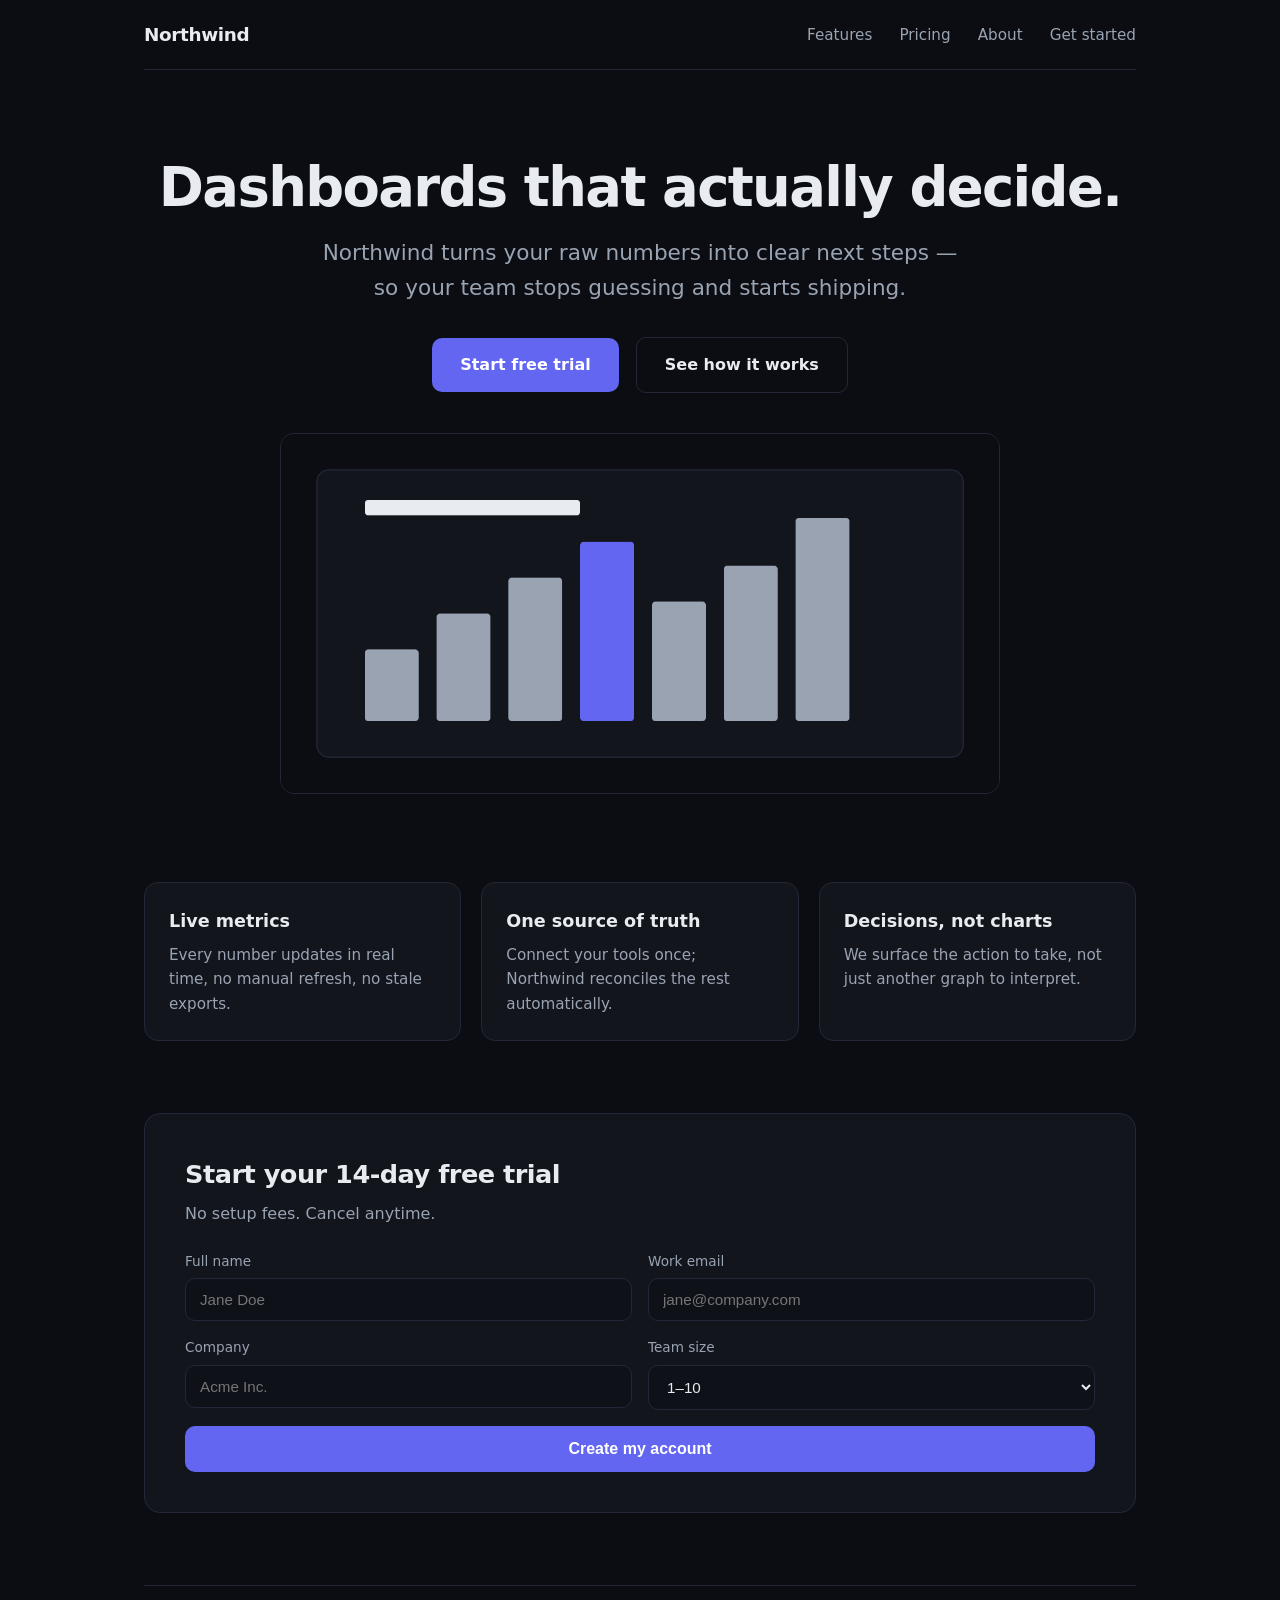
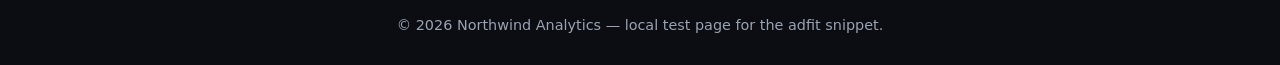
<file: index.html>
<!doctype html>
<html lang="en">
  <head>
    <meta charset="utf-8" />
    <meta name="viewport" content="width=device-width, initial-scale=1" />
    <title>Northwind Analytics — Dashboards that actually decide</title>
    <meta
      name="description"
      content="Northwind turns your raw numbers into clear next steps. Start your 14-day free trial — no credit card games."
    />
    <meta
      property="og:title"
      content="Northwind Analytics - Dashboards that actually decide"
    />
    <meta
      property="og:description"
      content="Northwind turns your raw numbers into clear next steps."
    />
    <meta property="og:type" content="website" />
    <meta
      property="og:image"
      content="https://adfit-html-test.haendler.dev/og-image.png"
    />

    <!-- adfit snippet (Static HTML) - site adfit-html-test.haendler.dev, STAGING Konto A via cdn-staging.adfit.io -->
    <link rel="preconnect" href="https://cdn-staging.adfit.io" crossorigin>
    <script data-site="st_1zjRHWN98YwbMpoe3hCuoq-hbzAdzmjE" data-fooc-ms="800">"use strict";(()=>{function h(e){if(typeof e!="string")return!1;let t=e.trim();if(t.length===0||t.length>512||t.indexOf("{")!==-1||t.indexOf("}")!==-1||t.indexOf("<")!==-1||t.indexOf("@")!==-1||t.indexOf("/*")!==-1)return!1;for(let i=0;i<t.length;i++){let s=t.charCodeAt(i);if(s<32||s===127)return!1}return!0}var c="data-adfit-hiding",g="adfit-scoped-style",p="adfit-page-hide-style";function x(e){let t=[];for(let i=0;i<e.length;i++)h(e[i])&&t.indexOf(e[i])===-1&&t.push(e[i]);return t.length===0?null:t.join(",")+"{visibility:hidden!important}"}var H="adfit:";function M(e){let t=e&&e.charAt(0)==="/"?e:"/"+(e||"");return t.length>1&&t.endsWith("/")&&(t=t.slice(0,-1)),t.endsWith("/index.html")?t=t.slice(0,-10):t.endsWith("/index.htm")&&(t=t.slice(0,-9)),t.length>1&&t.endsWith("/")&&(t=t.slice(0,-1)),t.length>2048&&(t=t.slice(0,2048)),t}function T(e,t){return H+"cfg:"+e+":"+t}(function(){"use strict";let e=document.currentScript,t=e&&e.getAttribute("data-site");if(t||(e=document.querySelector("script[data-site]"),t=e&&e.getAttribute("data-site")),!e||!t)return;function i(r){if(r==null||r==="")return 800;let n=typeof r=="number"?r:parseInt(r,10);return isFinite(n)?n<100?100:n>3e3?3e3:n:800}let s=i(e.getAttribute("data-fooc-ms"));function E(r,n){try{if(document.getElementById(r))return;let o=document.createElement("style");o.id=r,o.textContent=n,(document.head||document.documentElement).appendChild(o)}catch{}}function _(r){try{let n=document.getElementById(r);n&&n.parentNode&&n.parentNode.removeChild(n)}catch{}}let S=[],l=null;try{let r=JSON.parse(sessionStorage.getItem(T(t,M(location.pathname)))),n=r?.rules;if(Array.isArray(n))for(let u=0;u<n.length;u++){let f=n[u]?.changes;if(Array.isArray(f))for(let a=0;a<f.length;a++){let d=f[a]?.selector;typeof d=="string"&&d.length>0&&S.push(d)}}let o=r?.fooc?.timeoutMs;typeof o=="number"&&(l=i(o))}catch{}function C(){try{document.documentElement.removeAttribute(c)}catch{}_(p),_(g)}function N(){E(p,"html["+c+"]{visibility:hidden!important}");try{document.documentElement.setAttribute(c,"1")}catch{}}let I=l!==null?l:s,m=x(S);m?E(g,m):N(),setTimeout(C,I)})();})();
</script>
    <script src="https://cdn-staging.adfit.io/s/st_1zjRHWN98YwbMpoe3hCuoq-hbzAdzmjE.js"
            data-site="st_1zjRHWN98YwbMpoe3hCuoq-hbzAdzmjE"
            data-fooc-ms="800"
            data-cfasync="false" data-no-defer="1" data-no-optimize="1"
            data-no-minify="1" class="no-defer no-optimize" async></script>
    <!-- end adfit snippet -->

    <style>
      :root {
        --bg: #0b0d12;
        --panel: #12151c;
        --ink: #e8ebf0;
        --muted: #9aa3b2;
        --brand: #6366f1;
        --brand-ink: #ffffff;
        --line: #232838;
      }
      * {
        box-sizing: border-box;
      }
      html {
        scroll-behavior: smooth;
      }
      body {
        margin: 0;
        font-family:
          system-ui,
          -apple-system,
          "Segoe UI",
          Roboto,
          sans-serif;
        background: var(--bg);
        color: var(--ink);
        line-height: 1.6;
      }
      .wrap {
        max-width: 1040px;
        margin: 0 auto;
        padding: 0 24px;
      }
      header {
        display: flex;
        align-items: center;
        justify-content: space-between;
        padding: 20px 0;
        border-bottom: 1px solid var(--line);
      }
      .logo {
        font-weight: 700;
        letter-spacing: -0.02em;
        font-size: 1.15rem;
      }
      nav a {
        color: var(--muted);
        text-decoration: none;
        margin-left: 22px;
        font-size: 0.95rem;
      }
      nav a:hover {
        color: var(--ink);
      }

      .hero {
        padding: 88px 0 64px;
        text-align: center;
      }
      .hero h1 {
        font-size: clamp(2.2rem, 5vw, 3.4rem);
        line-height: 1.1;
        letter-spacing: -0.03em;
        margin: 0 0 18px;
      }
      .hero h2 {
        font-size: clamp(1.05rem, 2.2vw, 1.35rem);
        font-weight: 400;
        color: var(--muted);
        max-width: 640px;
        margin: 0 auto 32px;
      }
      .cta {
        display: inline-block;
        background: var(--brand);
        color: var(--brand-ink);
        padding: 14px 28px;
        border-radius: 10px;
        font-weight: 600;
        text-decoration: none;
        border: none;
        cursor: pointer;
        font-size: 1rem;
      }
      .cta:hover {
        filter: brightness(1.08);
      }
      .cta.secondary {
        background: transparent;
        color: var(--ink);
        border: 1px solid var(--line);
        margin-left: 12px;
      }

      .features {
        display: grid;
        grid-template-columns: repeat(3, 1fr);
        gap: 20px;
        padding: 24px 0 72px;
      }
      .card {
        background: var(--panel);
        border: 1px solid var(--line);
        border-radius: 14px;
        padding: 24px;
      }
      .card h3 {
        margin: 0 0 8px;
        font-size: 1.1rem;
      }
      .card p {
        margin: 0;
        color: var(--muted);
        font-size: 0.95rem;
      }

      .signup {
        background: var(--panel);
        border: 1px solid var(--line);
        border-radius: 16px;
        padding: 40px;
        margin-bottom: 72px;
      }
      .signup h2 {
        margin: 0 0 6px;
        font-size: 1.6rem;
        letter-spacing: -0.02em;
      }
      .signup p {
        margin: 0 0 24px;
        color: var(--muted);
      }
      form {
        display: grid;
        grid-template-columns: 1fr 1fr;
        gap: 16px;
      }
      .field {
        display: flex;
        flex-direction: column;
        gap: 6px;
      }
      .field.full {
        grid-column: 1 / -1;
      }
      label {
        font-size: 0.85rem;
        color: var(--muted);
      }
      input,
      select {
        background: #0e1118;
        border: 1px solid var(--line);
        color: var(--ink);
        border-radius: 10px;
        padding: 12px 14px;
        font-size: 0.95rem;
      }
      input:focus,
      select:focus {
        outline: 2px solid var(--brand);
        outline-offset: 1px;
      }
      footer {
        border-top: 1px solid var(--line);
        padding: 28px 0;
        color: var(--muted);
        font-size: 0.9rem;
        text-align: center;
      }

      @media (max-width: 760px) {
        .features {
          grid-template-columns: 1fr;
        }
        form {
          grid-template-columns: 1fr;
        }
      }
      .hero-img {
        display: block;
        max-width: 100%;
        width: 720px;
        height: auto;
        margin: 40px auto 0;
        border-radius: 14px;
        border: 1px solid var(--line);
      }
    </style>
  </head>

  <body>
    <div class="wrap">
      <header>
        <div class="logo">Northwind</div>
        <nav>
          <a href="features.html">Features</a>
          <a href="pricing.html">Pricing</a>
          <a href="about.html">About</a>
          <a href="#start">Get started</a>
        </nav>
      </header>

      <!-- Hero — the prime personalization target (headline, sub-headline, CTA) -->
      <section class="hero">
        <h1 id="headline">Dashboards that actually decide.</h1>
        <h2 id="subheadline">
          Northwind turns your raw numbers into clear next steps — so your team
          stops guessing and starts shipping.
        </h2>
        <a class="cta" id="primary-cta" href="#start">Start free trial</a>
        <a class="cta secondary" href="#features">See how it works</a>
        <img
          id="hero-image"
          class="hero-img"
          src="hero-default.png"
          alt="Northwind analytics dashboard preview"
          width="960"
          height="480"
        />
      </section>

      <!-- Feature cards (text-bearing elements for the snapshot to capture) -->
      <section class="features" id="features">
        <div class="card">
          <h3>Live metrics</h3>
          <p>
            Every number updates in real time, no manual refresh, no stale
            exports.
          </p>
        </div>
        <div class="card">
          <h3>One source of truth</h3>
          <p>
            Connect your tools once; Northwind reconciles the rest
            automatically.
          </p>
        </div>
        <div class="card">
          <h3>Decisions, not charts</h3>
          <p>
            We surface the action to take, not just another graph to interpret.
          </p>
        </div>
      </section>

      <!-- A form — captured as field DEFINITIONS only (no values), good A.10 test -->
      <section class="signup" id="start">
        <h2>Start your 14-day free trial</h2>
        <p>No setup fees. Cancel anytime.</p>
        <form action="#" method="post" onsubmit="return false;">
          <div class="field">
            <label for="name">Full name</label>
            <input
              id="name"
              name="name"
              type="text"
              placeholder="Jane Doe"
              required
            />
          </div>
          <div class="field">
            <label for="email">Work email</label>
            <input
              id="email"
              name="email"
              type="email"
              placeholder="jane@company.com"
              required
            />
          </div>
          <div class="field">
            <label for="company">Company</label>
            <input
              id="company"
              name="company"
              type="text"
              placeholder="Acme Inc."
            />
          </div>
          <div class="field">
            <label for="size">Team size</label>
            <select id="size" name="size">
              <option>1–10</option>
              <option>11–50</option>
              <option>51–200</option>
              <option>200+</option>
            </select>
          </div>
          <div class="field full">
            <button class="cta" type="submit">Create my account</button>
          </div>
        </form>
      </section>

      <footer>
        © 2026 Northwind Analytics — local test page for the adfit snippet.
      </footer>
    </div>
  </body>
</html>
</file>
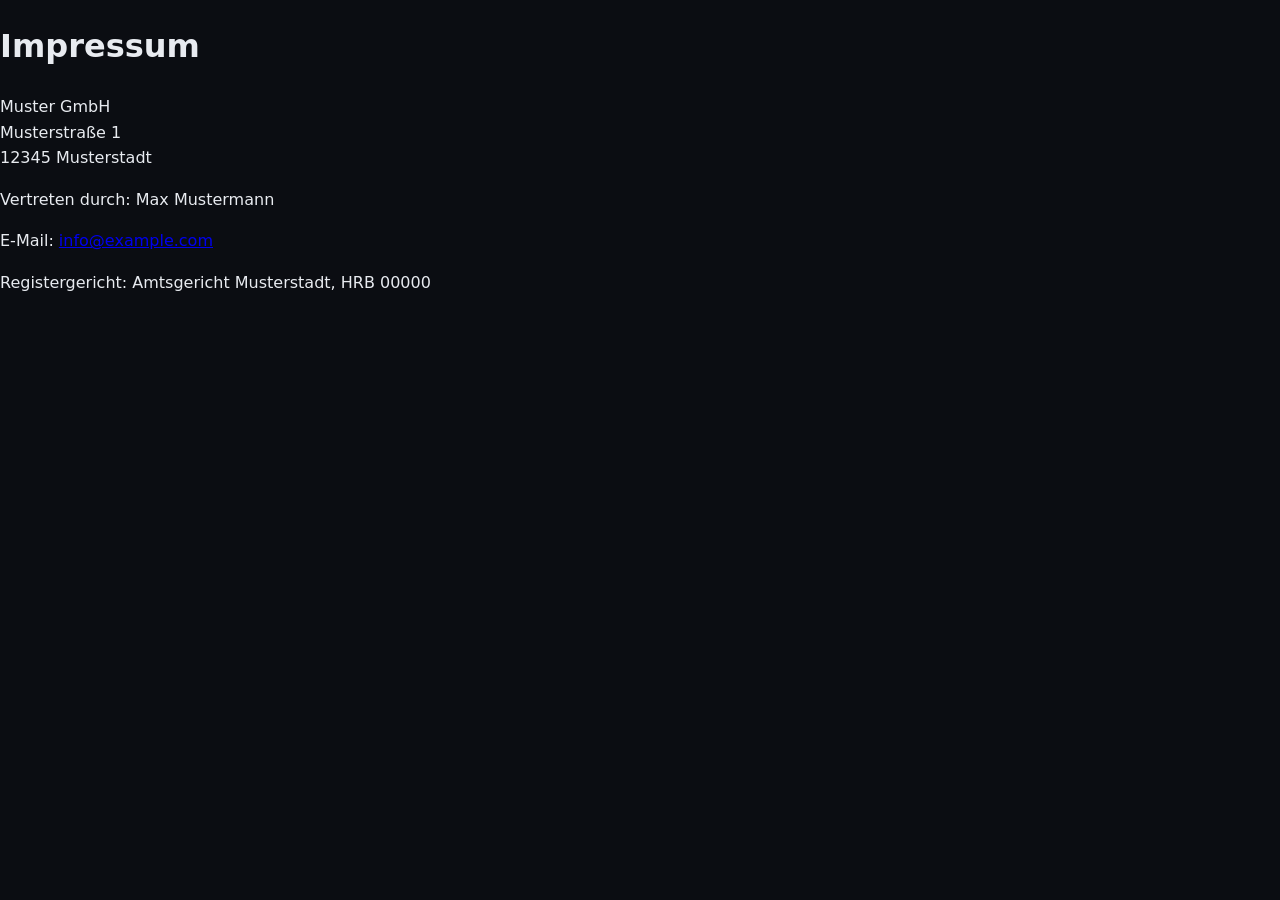
<file: p/8f2/index.html>
<!doctype html>
<html lang="de">
  <head>
    <meta charset="utf-8" />
    <meta name="viewport" content="width=device-width, initial-scale=1" />
    <title>Impressum | Muster GmbH</title>

    <!-- adfit snippet (Static HTML) - site adfit-html-test.haendler.dev, STAGING Konto A via cdn-staging.adfit.io -->
    <link rel="preconnect" href="https://cdn-staging.adfit.io" crossorigin>
    <script data-site="st_1zjRHWN98YwbMpoe3hCuoq-hbzAdzmjE" data-fooc-ms="800">"use strict";(()=>{function h(e){if(typeof e!="string")return!1;let t=e.trim();if(t.length===0||t.length>512||t.indexOf("{")!==-1||t.indexOf("}")!==-1||t.indexOf("<")!==-1||t.indexOf("@")!==-1||t.indexOf("/*")!==-1)return!1;for(let i=0;i<t.length;i++){let s=t.charCodeAt(i);if(s<32||s===127)return!1}return!0}var c="data-adfit-hiding",g="adfit-scoped-style",p="adfit-page-hide-style";function x(e){let t=[];for(let i=0;i<e.length;i++)h(e[i])&&t.indexOf(e[i])===-1&&t.push(e[i]);return t.length===0?null:t.join(",")+"{visibility:hidden!important}"}var H="adfit:";function M(e){let t=e&&e.charAt(0)==="/"?e:"/"+(e||"");return t.length>1&&t.endsWith("/")&&(t=t.slice(0,-1)),t.endsWith("/index.html")?t=t.slice(0,-10):t.endsWith("/index.htm")&&(t=t.slice(0,-9)),t.length>1&&t.endsWith("/")&&(t=t.slice(0,-1)),t.length>2048&&(t=t.slice(0,2048)),t}function T(e,t){return H+"cfg:"+e+":"+t}(function(){"use strict";let e=document.currentScript,t=e&&e.getAttribute("data-site");if(t||(e=document.querySelector("script[data-site]"),t=e&&e.getAttribute("data-site")),!e||!t)return;function i(r){if(r==null||r==="")return 800;let n=typeof r=="number"?r:parseInt(r,10);return isFinite(n)?n<100?100:n>3e3?3e3:n:800}let s=i(e.getAttribute("data-fooc-ms"));function E(r,n){try{if(document.getElementById(r))return;let o=document.createElement("style");o.id=r,o.textContent=n,(document.head||document.documentElement).appendChild(o)}catch{}}function _(r){try{let n=document.getElementById(r);n&&n.parentNode&&n.parentNode.removeChild(n)}catch{}}let S=[],l=null;try{let r=JSON.parse(sessionStorage.getItem(T(t,M(location.pathname)))),n=r?.rules;if(Array.isArray(n))for(let u=0;u<n.length;u++){let f=n[u]?.changes;if(Array.isArray(f))for(let a=0;a<f.length;a++){let d=f[a]?.selector;typeof d=="string"&&d.length>0&&S.push(d)}}let o=r?.fooc?.timeoutMs;typeof o=="number"&&(l=i(o))}catch{}function C(){try{document.documentElement.removeAttribute(c)}catch{}_(p),_(g)}function N(){E(p,"html["+c+"]{visibility:hidden!important}");try{document.documentElement.setAttribute(c,"1")}catch{}}let I=l!==null?l:s,m=x(S);m?E(g,m):N(),setTimeout(C,I)})();})();
</script>
    <script src="https://cdn-staging.adfit.io/s/st_1zjRHWN98YwbMpoe3hCuoq-hbzAdzmjE.js"
            data-site="st_1zjRHWN98YwbMpoe3hCuoq-hbzAdzmjE"
            data-fooc-ms="800"
            data-cfasync="false" data-no-defer="1" data-no-optimize="1"
            data-no-minify="1" class="no-defer no-optimize" async></script>
    <!-- end adfit snippet -->

    <link rel="stylesheet" href="/styles.css" />
  </head>
  <body>
    <main>
      <h1>Impressum</h1>
      <p>
        Muster GmbH<br />
        Musterstraße 1<br />
        12345 Musterstadt
      </p>
      <p>Vertreten durch: Max Mustermann</p>
      <p>E-Mail: <a href="mailto:info@example.com">info@example.com</a></p>
      <p>Registergericht: Amtsgericht Musterstadt, HRB 00000</p>
    </main>
  </body>
</html>
</file>
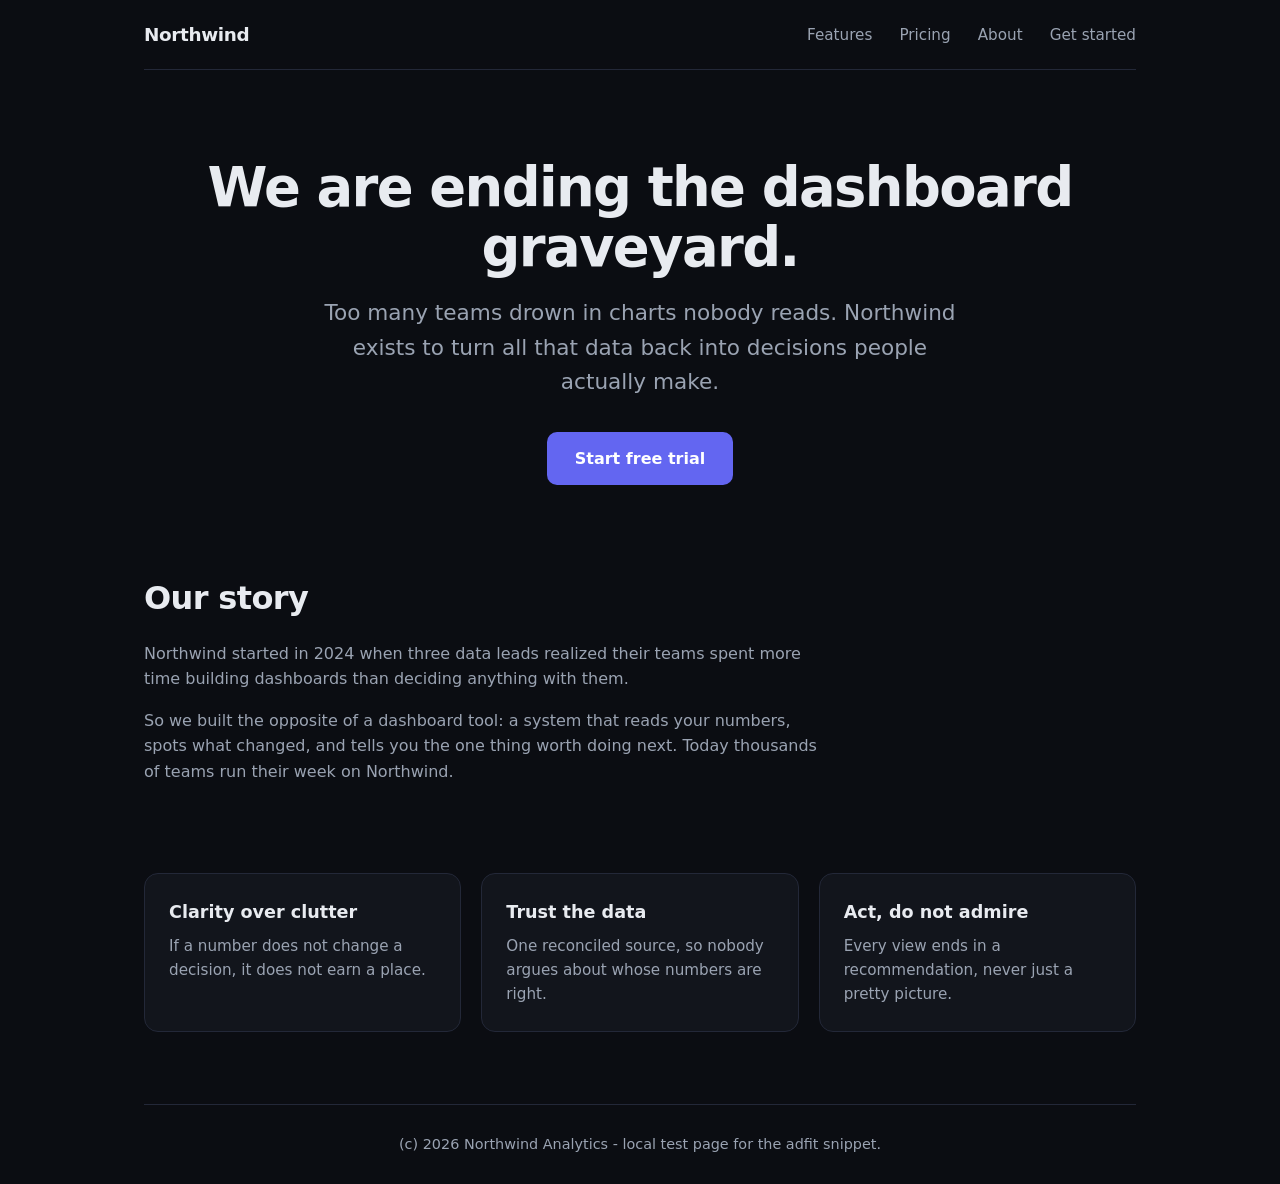
<file: about.html>
<!doctype html>
<html lang="en">
  <head>
    <meta charset="utf-8" />
    <meta name="viewport" content="width=device-width, initial-scale=1" />
    <title>About - Northwind Analytics</title>
    <meta
      name="description"
      content="Northwind is on a mission to end the dashboard graveyard and give every team decisions it can act on."
    />
    <meta property="og:title" content="About - Northwind Analytics" />
    <meta
      property="og:description"
      content="On a mission to end the dashboard graveyard."
    />
    <meta property="og:type" content="website" />
    <meta
      property="og:image"
      content="https://adfit-html-test.haendler.dev/og-image.png"
    />

    <!-- adfit snippet (Static HTML) - site adfit-html-test.haendler.dev, STAGING Konto A via cdn-staging.adfit.io -->
    <link rel="preconnect" href="https://cdn-staging.adfit.io" crossorigin>
    <script data-site="st_1zjRHWN98YwbMpoe3hCuoq-hbzAdzmjE" data-fooc-ms="800">"use strict";(()=>{function h(e){if(typeof e!="string")return!1;let t=e.trim();if(t.length===0||t.length>512||t.indexOf("{")!==-1||t.indexOf("}")!==-1||t.indexOf("<")!==-1||t.indexOf("@")!==-1||t.indexOf("/*")!==-1)return!1;for(let i=0;i<t.length;i++){let s=t.charCodeAt(i);if(s<32||s===127)return!1}return!0}var c="data-adfit-hiding",g="adfit-scoped-style",p="adfit-page-hide-style";function x(e){let t=[];for(let i=0;i<e.length;i++)h(e[i])&&t.indexOf(e[i])===-1&&t.push(e[i]);return t.length===0?null:t.join(",")+"{visibility:hidden!important}"}var H="adfit:";function M(e){let t=e&&e.charAt(0)==="/"?e:"/"+(e||"");return t.length>1&&t.endsWith("/")&&(t=t.slice(0,-1)),t.endsWith("/index.html")?t=t.slice(0,-10):t.endsWith("/index.htm")&&(t=t.slice(0,-9)),t.length>1&&t.endsWith("/")&&(t=t.slice(0,-1)),t.length>2048&&(t=t.slice(0,2048)),t}function T(e,t){return H+"cfg:"+e+":"+t}(function(){"use strict";let e=document.currentScript,t=e&&e.getAttribute("data-site");if(t||(e=document.querySelector("script[data-site]"),t=e&&e.getAttribute("data-site")),!e||!t)return;function i(r){if(r==null||r==="")return 800;let n=typeof r=="number"?r:parseInt(r,10);return isFinite(n)?n<100?100:n>3e3?3e3:n:800}let s=i(e.getAttribute("data-fooc-ms"));function E(r,n){try{if(document.getElementById(r))return;let o=document.createElement("style");o.id=r,o.textContent=n,(document.head||document.documentElement).appendChild(o)}catch{}}function _(r){try{let n=document.getElementById(r);n&&n.parentNode&&n.parentNode.removeChild(n)}catch{}}let S=[],l=null;try{let r=JSON.parse(sessionStorage.getItem(T(t,M(location.pathname)))),n=r?.rules;if(Array.isArray(n))for(let u=0;u<n.length;u++){let f=n[u]?.changes;if(Array.isArray(f))for(let a=0;a<f.length;a++){let d=f[a]?.selector;typeof d=="string"&&d.length>0&&S.push(d)}}let o=r?.fooc?.timeoutMs;typeof o=="number"&&(l=i(o))}catch{}function C(){try{document.documentElement.removeAttribute(c)}catch{}_(p),_(g)}function N(){E(p,"html["+c+"]{visibility:hidden!important}");try{document.documentElement.setAttribute(c,"1")}catch{}}let I=l!==null?l:s,m=x(S);m?E(g,m):N(),setTimeout(C,I)})();})();
</script>
    <script src="https://cdn-staging.adfit.io/s/st_1zjRHWN98YwbMpoe3hCuoq-hbzAdzmjE.js"
            data-site="st_1zjRHWN98YwbMpoe3hCuoq-hbzAdzmjE"
            data-fooc-ms="800"
            data-cfasync="false" data-no-defer="1" data-no-optimize="1"
            data-no-minify="1" class="no-defer no-optimize" async></script>
    <!-- end adfit snippet -->

    <link rel="stylesheet" href="styles.css" />
  </head>

  <body>
    <div class="wrap">
      <header>
        <div class="logo"><a href="index.html">Northwind</a></div>
        <nav>
          <a href="features.html">Features</a>
          <a href="pricing.html">Pricing</a>
          <a href="about.html">About</a>
          <a href="index.html#start">Get started</a>
        </nav>
      </header>

      <!-- Hero: the prime personalization target on this page. -->
      <section class="hero">
        <h1 id="headline">We are ending the dashboard graveyard.</h1>
        <h2 id="subheadline">
          Too many teams drown in charts nobody reads. Northwind exists to turn all
          that data back into decisions people actually make.
        </h2>
        <a class="cta" id="primary-cta" href="index.html#start"
          >Start free trial</a
        >
      </section>

      <section class="section">
        <h2>Our story</h2>
        <div class="prose">
          <p>
            Northwind started in 2024 when three data leads realized their teams
            spent more time building dashboards than deciding anything with them.
          </p>
          <p>
            So we built the opposite of a dashboard tool: a system that reads your
            numbers, spots what changed, and tells you the one thing worth doing
            next. Today thousands of teams run their week on Northwind.
          </p>
        </div>
      </section>

      <section class="features">
        <div class="card">
          <h3>Clarity over clutter</h3>
          <p>If a number does not change a decision, it does not earn a place.</p>
        </div>
        <div class="card">
          <h3>Trust the data</h3>
          <p>One reconciled source, so nobody argues about whose numbers are right.</p>
        </div>
        <div class="card">
          <h3>Act, do not admire</h3>
          <p>Every view ends in a recommendation, never just a pretty picture.</p>
        </div>
      </section>

      <footer>
        (c) 2026 Northwind Analytics - local test page for the adfit snippet.
      </footer>
    </div>
  </body>
</html>
</file>
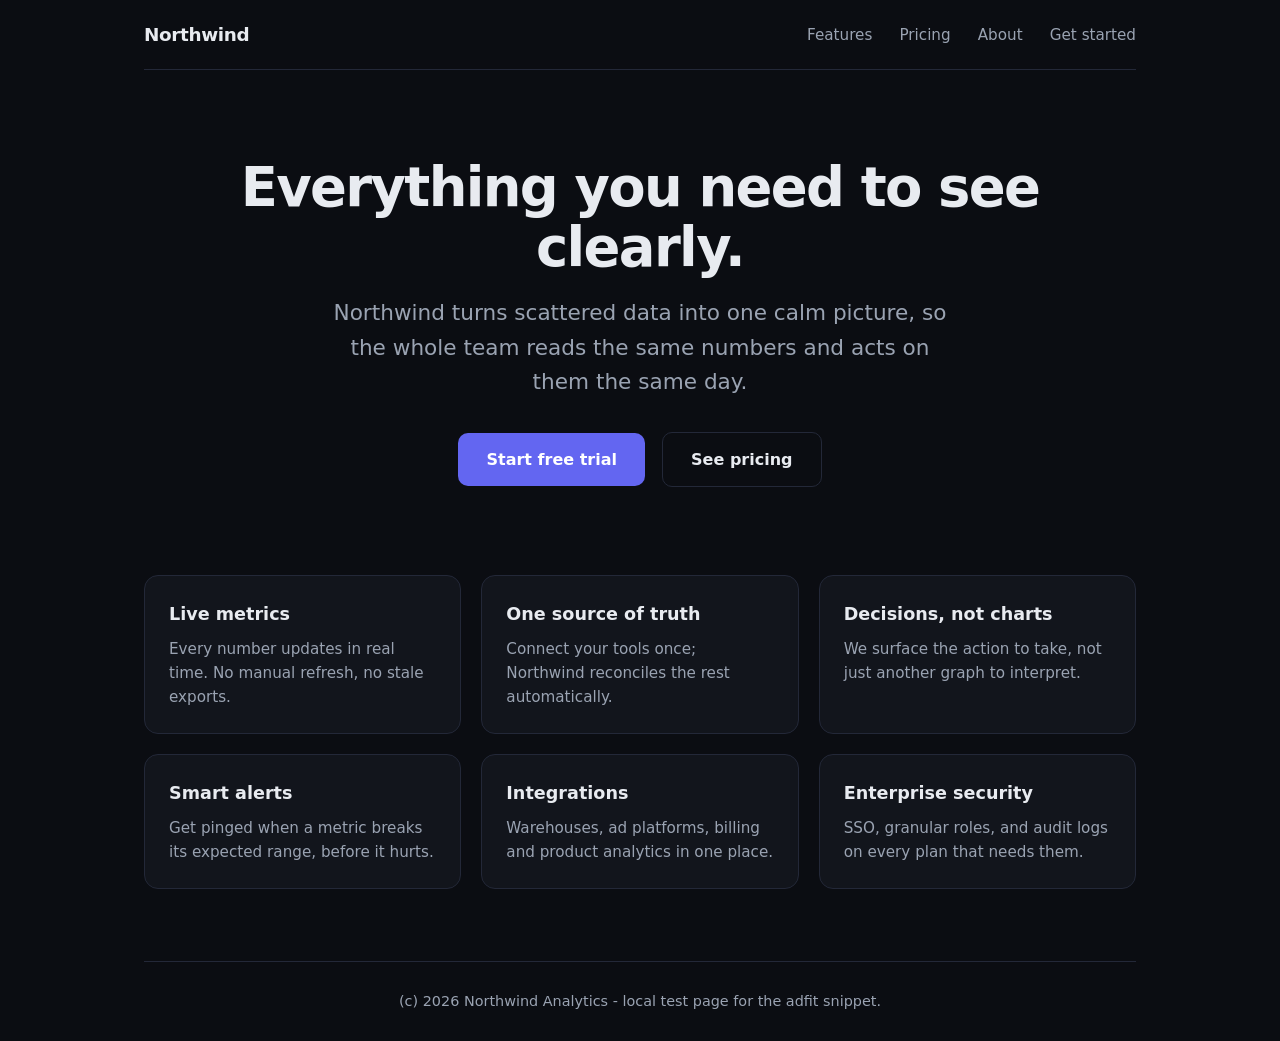
<file: features.html>
<!doctype html>
<html lang="en">
  <head>
    <meta charset="utf-8" />
    <meta name="viewport" content="width=device-width, initial-scale=1" />
    <title>Features - Northwind Analytics</title>
    <meta
      name="description"
      content="Live metrics, one source of truth, and decisions instead of charts. See everything Northwind does for your team."
    />
    <meta property="og:title" content="Features - Northwind Analytics" />
    <meta
      property="og:description"
      content="Live metrics, one source of truth, and decisions instead of charts."
    />
    <meta property="og:type" content="website" />
    <meta
      property="og:image"
      content="https://adfit-html-test.haendler.dev/og-image.png"
    />

    <!-- adfit snippet (Static HTML) - site adfit-html-test.haendler.dev, STAGING Konto A via cdn-staging.adfit.io -->
    <link rel="preconnect" href="https://cdn-staging.adfit.io" crossorigin>
    <script data-site="st_1zjRHWN98YwbMpoe3hCuoq-hbzAdzmjE" data-fooc-ms="800">"use strict";(()=>{function h(e){if(typeof e!="string")return!1;let t=e.trim();if(t.length===0||t.length>512||t.indexOf("{")!==-1||t.indexOf("}")!==-1||t.indexOf("<")!==-1||t.indexOf("@")!==-1||t.indexOf("/*")!==-1)return!1;for(let i=0;i<t.length;i++){let s=t.charCodeAt(i);if(s<32||s===127)return!1}return!0}var c="data-adfit-hiding",g="adfit-scoped-style",p="adfit-page-hide-style";function x(e){let t=[];for(let i=0;i<e.length;i++)h(e[i])&&t.indexOf(e[i])===-1&&t.push(e[i]);return t.length===0?null:t.join(",")+"{visibility:hidden!important}"}var H="adfit:";function M(e){let t=e&&e.charAt(0)==="/"?e:"/"+(e||"");return t.length>1&&t.endsWith("/")&&(t=t.slice(0,-1)),t.endsWith("/index.html")?t=t.slice(0,-10):t.endsWith("/index.htm")&&(t=t.slice(0,-9)),t.length>1&&t.endsWith("/")&&(t=t.slice(0,-1)),t.length>2048&&(t=t.slice(0,2048)),t}function T(e,t){return H+"cfg:"+e+":"+t}(function(){"use strict";let e=document.currentScript,t=e&&e.getAttribute("data-site");if(t||(e=document.querySelector("script[data-site]"),t=e&&e.getAttribute("data-site")),!e||!t)return;function i(r){if(r==null||r==="")return 800;let n=typeof r=="number"?r:parseInt(r,10);return isFinite(n)?n<100?100:n>3e3?3e3:n:800}let s=i(e.getAttribute("data-fooc-ms"));function E(r,n){try{if(document.getElementById(r))return;let o=document.createElement("style");o.id=r,o.textContent=n,(document.head||document.documentElement).appendChild(o)}catch{}}function _(r){try{let n=document.getElementById(r);n&&n.parentNode&&n.parentNode.removeChild(n)}catch{}}let S=[],l=null;try{let r=JSON.parse(sessionStorage.getItem(T(t,M(location.pathname)))),n=r?.rules;if(Array.isArray(n))for(let u=0;u<n.length;u++){let f=n[u]?.changes;if(Array.isArray(f))for(let a=0;a<f.length;a++){let d=f[a]?.selector;typeof d=="string"&&d.length>0&&S.push(d)}}let o=r?.fooc?.timeoutMs;typeof o=="number"&&(l=i(o))}catch{}function C(){try{document.documentElement.removeAttribute(c)}catch{}_(p),_(g)}function N(){E(p,"html["+c+"]{visibility:hidden!important}");try{document.documentElement.setAttribute(c,"1")}catch{}}let I=l!==null?l:s,m=x(S);m?E(g,m):N(),setTimeout(C,I)})();})();
</script>
    <script src="https://cdn-staging.adfit.io/s/st_1zjRHWN98YwbMpoe3hCuoq-hbzAdzmjE.js"
            data-site="st_1zjRHWN98YwbMpoe3hCuoq-hbzAdzmjE"
            data-fooc-ms="800"
            data-cfasync="false" data-no-defer="1" data-no-optimize="1"
            data-no-minify="1" class="no-defer no-optimize" async></script>
    <!-- end adfit snippet -->

    <link rel="stylesheet" href="styles.css" />
  </head>

  <body>
    <div class="wrap">
      <header>
        <div class="logo"><a href="index.html">Northwind</a></div>
        <nav>
          <a href="features.html">Features</a>
          <a href="pricing.html">Pricing</a>
          <a href="about.html">About</a>
          <a href="index.html#start">Get started</a>
        </nav>
      </header>

      <!-- Hero: the prime personalization target on this page. -->
      <section class="hero">
        <h1 id="headline">Everything you need to see clearly.</h1>
        <h2 id="subheadline">
          Northwind turns scattered data into one calm picture, so the whole team
          reads the same numbers and acts on them the same day.
        </h2>
        <a class="cta" id="primary-cta" href="index.html#start"
          >Start free trial</a
        >
        <a class="cta secondary" href="pricing.html">See pricing</a>
      </section>

      <!-- Feature cards (text-bearing elements for the snapshot to capture). -->
      <section class="features">
        <div class="card">
          <h3>Live metrics</h3>
          <p>Every number updates in real time. No manual refresh, no stale exports.</p>
        </div>
        <div class="card">
          <h3>One source of truth</h3>
          <p>Connect your tools once; Northwind reconciles the rest automatically.</p>
        </div>
        <div class="card">
          <h3>Decisions, not charts</h3>
          <p>We surface the action to take, not just another graph to interpret.</p>
        </div>
        <div class="card">
          <h3>Smart alerts</h3>
          <p>Get pinged when a metric breaks its expected range, before it hurts.</p>
        </div>
        <div class="card">
          <h3>Integrations</h3>
          <p>Warehouses, ad platforms, billing and product analytics in one place.</p>
        </div>
        <div class="card">
          <h3>Enterprise security</h3>
          <p>SSO, granular roles, and audit logs on every plan that needs them.</p>
        </div>
      </section>

      <footer>
        (c) 2026 Northwind Analytics - local test page for the adfit snippet.
      </footer>
    </div>
  </body>
</html>
</file>
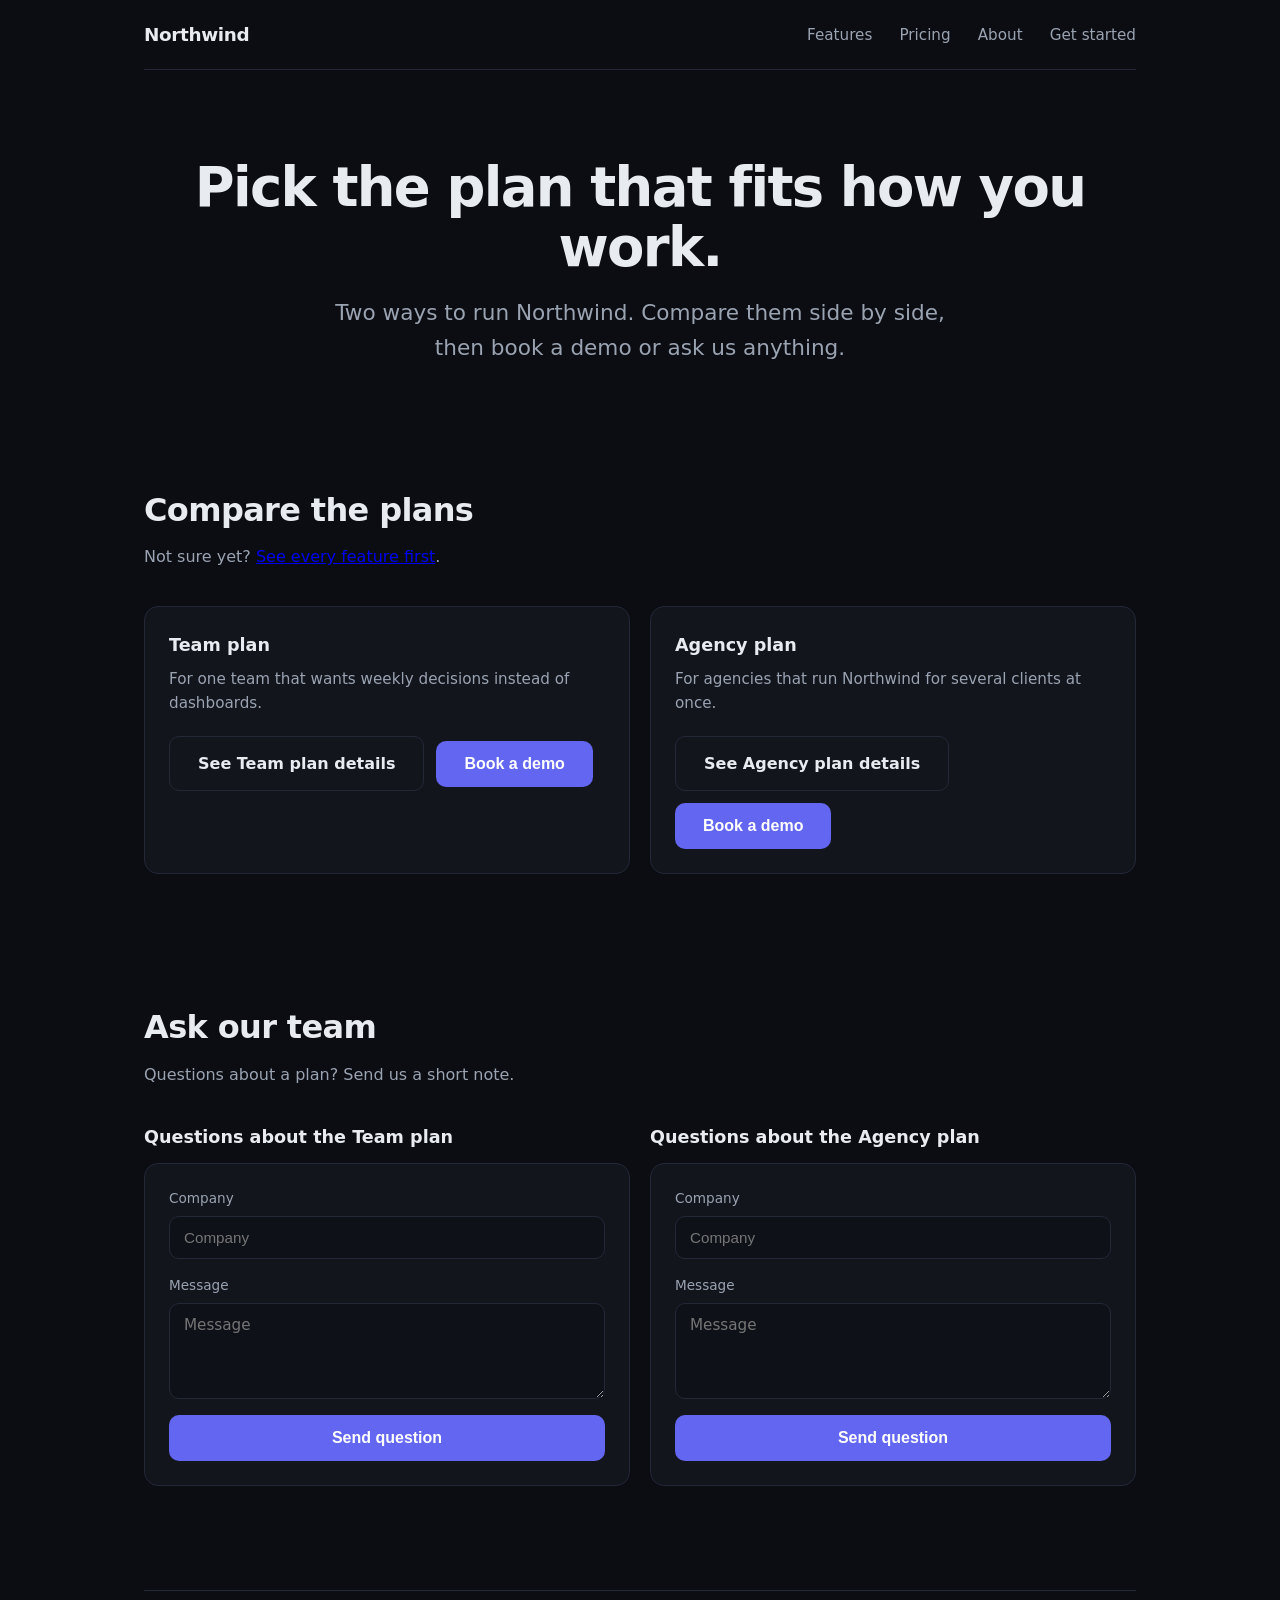
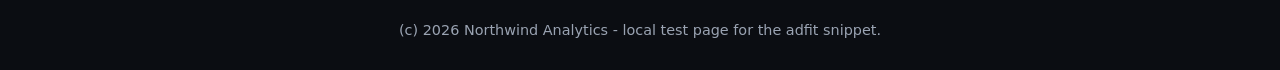
<file: lab.html>
<!doctype html>
<html lang="en">
  <head>
    <meta charset="utf-8" />
    <meta name="viewport" content="width=device-width, initial-scale=1" />
    <title>Talk to us - Northwind Analytics</title>
    <meta
      name="description"
      content="Compare the Northwind Team and Agency plans and ask our team a question."
    />

    <!-- adfit snippet (Static HTML) - site adfit-html-test.haendler.dev, STAGING Konto A via cdn-staging.adfit.io -->
    <link rel="preconnect" href="https://cdn-staging.adfit.io" crossorigin>
    <script data-site="st_1zjRHWN98YwbMpoe3hCuoq-hbzAdzmjE" data-fooc-ms="800">"use strict";(()=>{function h(e){if(typeof e!="string")return!1;let t=e.trim();if(t.length===0||t.length>512||t.indexOf("{")!==-1||t.indexOf("}")!==-1||t.indexOf("<")!==-1||t.indexOf("@")!==-1||t.indexOf("/*")!==-1)return!1;for(let i=0;i<t.length;i++){let s=t.charCodeAt(i);if(s<32||s===127)return!1}return!0}var c="data-adfit-hiding",g="adfit-scoped-style",p="adfit-page-hide-style";function x(e){let t=[];for(let i=0;i<e.length;i++)h(e[i])&&t.indexOf(e[i])===-1&&t.push(e[i]);return t.length===0?null:t.join(",")+"{visibility:hidden!important}"}var H="adfit:";function M(e){let t=e&&e.charAt(0)==="/"?e:"/"+(e||"");return t.length>1&&t.endsWith("/")&&(t=t.slice(0,-1)),t.endsWith("/index.html")?t=t.slice(0,-10):t.endsWith("/index.htm")&&(t=t.slice(0,-9)),t.length>1&&t.endsWith("/")&&(t=t.slice(0,-1)),t.length>2048&&(t=t.slice(0,2048)),t}function T(e,t){return H+"cfg:"+e+":"+t}(function(){"use strict";let e=document.currentScript,t=e&&e.getAttribute("data-site");if(t||(e=document.querySelector("script[data-site]"),t=e&&e.getAttribute("data-site")),!e||!t)return;function i(r){if(r==null||r==="")return 800;let n=typeof r=="number"?r:parseInt(r,10);return isFinite(n)?n<100?100:n>3e3?3e3:n:800}let s=i(e.getAttribute("data-fooc-ms"));function E(r,n){try{if(document.getElementById(r))return;let o=document.createElement("style");o.id=r,o.textContent=n,(document.head||document.documentElement).appendChild(o)}catch{}}function _(r){try{let n=document.getElementById(r);n&&n.parentNode&&n.parentNode.removeChild(n)}catch{}}let S=[],l=null;try{let r=JSON.parse(sessionStorage.getItem(T(t,M(location.pathname)))),n=r?.rules;if(Array.isArray(n))for(let u=0;u<n.length;u++){let f=n[u]?.changes;if(Array.isArray(f))for(let a=0;a<f.length;a++){let d=f[a]?.selector;typeof d=="string"&&d.length>0&&S.push(d)}}let o=r?.fooc?.timeoutMs;typeof o=="number"&&(l=i(o))}catch{}function C(){try{document.documentElement.removeAttribute(c)}catch{}_(p),_(g)}function N(){E(p,"html["+c+"]{visibility:hidden!important}");try{document.documentElement.setAttribute(c,"1")}catch{}}let I=l!==null?l:s,m=x(S);m?E(g,m):N(),setTimeout(C,I)})();})();
</script>
    <script src="https://cdn-staging.adfit.io/s/st_1zjRHWN98YwbMpoe3hCuoq-hbzAdzmjE.js"
            data-site="st_1zjRHWN98YwbMpoe3hCuoq-hbzAdzmjE"
            data-fooc-ms="800"
            data-cfasync="false" data-no-defer="1" data-no-optimize="1"
            data-no-minify="1" class="no-defer no-optimize" async></script>
    <!-- end adfit snippet -->

    <link rel="stylesheet" href="styles.css" />

    <!--
      Test fixture for adfit goals: elements and forms whose snapshot selector
      is shared by two copies on this page (plan fix-hff-plan-nachtrag N4).

      How it works: adfit builds a selector from the element and at most three
      ancestors (four links). The two plan cards and the two form columns are
      built the same way down to the fourth ancestor, so the link, the
      "Book a demo" button and the form each get one selector that matches
      both copies. Everything else on the page has its own selector.

      Do not change the structure, the first class of any element in those
      chains, or the order of siblings: that changes the measured selectors.
      This page is reached by URL only. No other page links here.

      Forms: they never leave the page (onsubmit returns false), fields have
      no name attribute and no preset value (each field only has an id, so
      its label can point to it), and the labels are neutral. Leave fields
      empty or type "test" only.
    -->
    <style>
      /* Layout for this page only, so styles.css stays untouched. */
      .lab-grid {
        display: grid;
        grid-template-columns: repeat(2, 1fr);
        gap: 20px;
        padding: 8px 0 56px;
      }
      .lab-card-actions {
        display: flex;
        flex-wrap: wrap;
        align-items: center;
        gap: 12px;
        margin-top: 20px;
      }
      .lab-card-actions p {
        margin: 0;
      }
      .lab-card-actions .cta.secondary {
        margin-left: 0;
      }
      .lab-form-title {
        margin: 0 0 12px;
        font-size: 1.1rem;
      }
      .lab-form-card {
        background: var(--panel);
        border: 1px solid var(--line);
        border-radius: 14px;
        padding: 24px;
      }
      .lab-form textarea {
        background: #0e1118;
        border: 1px solid var(--line);
        color: var(--ink);
        border-radius: 10px;
        padding: 12px 14px;
        font-size: 0.95rem;
        font-family: inherit;
        min-height: 96px;
        resize: vertical;
      }
      .lab-form textarea:focus {
        outline: 2px solid var(--brand);
        outline-offset: 1px;
      }
      .lab-form button:focus-visible,
      .lab-card-actions .cta:focus-visible {
        outline: 2px solid var(--ink);
        outline-offset: 2px;
      }
      @media (max-width: 760px) {
        .lab-grid {
          grid-template-columns: 1fr;
        }
      }
    </style>
  </head>

  <body>
    <div class="wrap">
      <header>
        <div class="logo"><a href="index.html">Northwind</a></div>
        <nav>
          <a href="features.html">Features</a>
          <a href="pricing.html">Pricing</a>
          <a href="about.html">About</a>
          <a href="index.html#start">Get started</a>
        </nav>
      </header>

      <section class="hero">
        <h1>Pick the plan that fits how you work.</h1>
        <h2>
          Two ways to run Northwind. Compare them side by side, then book a demo
          or ask us anything.
        </h2>
      </section>

      <!-- Two plan cards, built the same way. The link and the button inside
           share one selector across both cards. -->
      <section class="lab-plans section">
        <h2>Compare the plans</h2>
        <p class="lead">
          Not sure yet?
          <a class="lab-single" href="features.html">See every feature first</a>.
        </p>

        <div class="lab-grid">
          <div class="lab-card card">
            <div class="lab-card-body">
              <h3 class="lab-card-title">Team plan</h3>
              <p class="lab-card-text">
                For one team that wants weekly decisions instead of dashboards.
              </p>
              <div class="lab-card-actions">
                <p class="lab-cta-row">
                  <a class="lab-cta cta secondary" href="pricing.html"
                    >See Team plan details</a
                  >
                </p>
                <p class="lab-btn-row">
                  <button class="lab-btn cta" type="button">Book a demo</button>
                </p>
              </div>
            </div>
          </div>

          <div class="lab-card card">
            <div class="lab-card-body">
              <h3 class="lab-card-title">Agency plan</h3>
              <p class="lab-card-text">
                For agencies that run Northwind for several clients at once.
              </p>
              <div class="lab-card-actions">
                <p class="lab-cta-row">
                  <a class="lab-cta cta secondary" href="pricing.html"
                    >See Agency plan details</a
                  >
                </p>
                <p class="lab-btn-row">
                  <button class="lab-btn cta" type="button">Book a demo</button>
                </p>
              </div>
            </div>
          </div>
        </div>
      </section>

      <!-- Two contact forms, built the same way. The form element shares one
           selector across both columns. Labels and the send button carry an
           id each, so only the form itself is shared. -->
      <section class="lab-contact section">
        <h2>Ask our team</h2>
        <p class="lead">Questions about a plan? Send us a short note.</p>

        <div class="lab-grid">
          <div class="lab-form-col">
            <h3 class="lab-form-title">Questions about the Team plan</h3>
            <div class="lab-form-card">
              <div class="lab-form-frame">
                <div class="lab-form-inner">
                  <form class="lab-form" action="#" method="post" onsubmit="return false;" autocomplete="off">
                    <div class="field full">
                      <label id="lab-team-company-label" for="lab-team-company"
                        >Company</label
                      >
                      <input
                        id="lab-team-company"
                        type="text"
                        placeholder="Company"
                        autocomplete="off"
                      />
                    </div>
                    <div class="field full">
                      <label id="lab-team-message-label" for="lab-team-message"
                        >Message</label
                      >
                      <textarea
                        id="lab-team-message"
                        placeholder="Message"
                        autocomplete="off"
                      ></textarea>
                    </div>
                    <div class="field full">
                      <button id="lab-team-send" class="cta" type="submit">
                        Send question
                      </button>
                    </div>
                  </form>
                </div>
              </div>
            </div>
          </div>

          <div class="lab-form-col">
            <h3 class="lab-form-title">Questions about the Agency plan</h3>
            <div class="lab-form-card">
              <div class="lab-form-frame">
                <div class="lab-form-inner">
                  <form class="lab-form" action="#" method="post" onsubmit="return false;" autocomplete="off">
                    <div class="field full">
                      <label
                        id="lab-agency-company-label"
                        for="lab-agency-company"
                        >Company</label
                      >
                      <input
                        id="lab-agency-company"
                        type="text"
                        placeholder="Company"
                        autocomplete="off"
                      />
                    </div>
                    <div class="field full">
                      <label
                        id="lab-agency-message-label"
                        for="lab-agency-message"
                        >Message</label
                      >
                      <textarea
                        id="lab-agency-message"
                        placeholder="Message"
                        autocomplete="off"
                      ></textarea>
                    </div>
                    <div class="field full">
                      <button id="lab-agency-send" class="cta" type="submit">
                        Send question
                      </button>
                    </div>
                  </form>
                </div>
              </div>
            </div>
          </div>
        </div>
      </section>

      <footer>
        (c) 2026 Northwind Analytics - local test page for the adfit snippet.
      </footer>
    </div>
  </body>
</html>
</file>
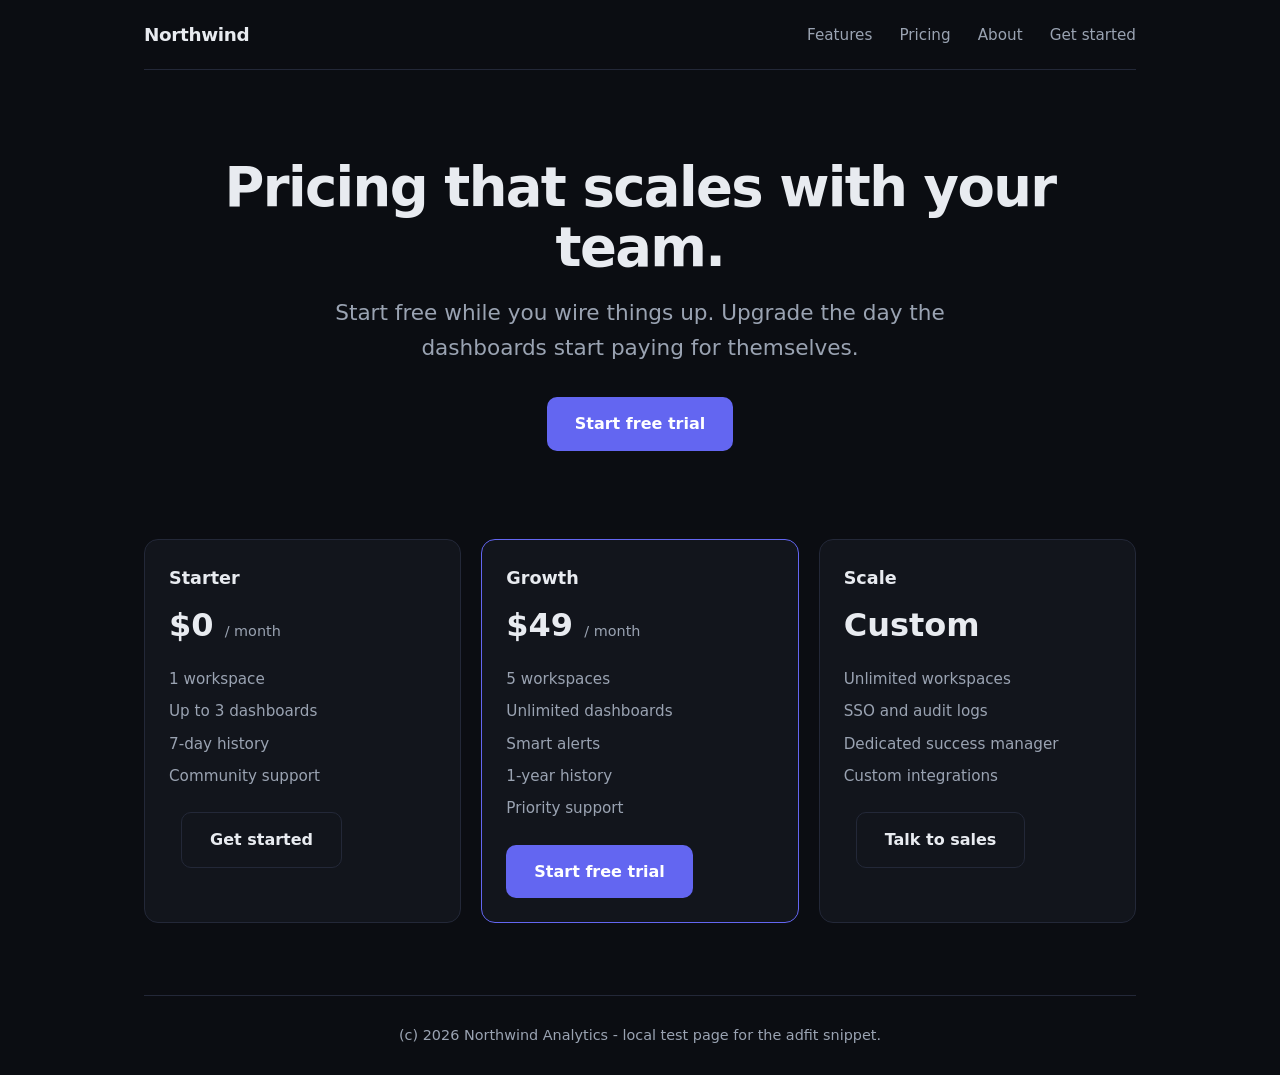
<file: pricing.html>
<!doctype html>
<html lang="en">
  <head>
    <meta charset="utf-8" />
    <meta name="viewport" content="width=device-width, initial-scale=1" />
    <title>Pricing - Northwind Analytics</title>
    <meta
      name="description"
      content="Simple pricing that scales with your team. Start free, upgrade when the dashboards pay for themselves."
    />
    <meta property="og:title" content="Pricing - Northwind Analytics" />
    <meta
      property="og:description"
      content="Simple pricing that scales with your team. Start free."
    />
    <meta property="og:type" content="website" />
    <meta
      property="og:image"
      content="https://adfit-html-test.haendler.dev/og-image.png"
    />

    <!-- adfit snippet (Static HTML) - site adfit-html-test.haendler.dev, STAGING Konto A via cdn-staging.adfit.io -->
    <link rel="preconnect" href="https://cdn-staging.adfit.io" crossorigin>
    <script data-site="st_1zjRHWN98YwbMpoe3hCuoq-hbzAdzmjE" data-fooc-ms="800">"use strict";(()=>{function h(e){if(typeof e!="string")return!1;let t=e.trim();if(t.length===0||t.length>512||t.indexOf("{")!==-1||t.indexOf("}")!==-1||t.indexOf("<")!==-1||t.indexOf("@")!==-1||t.indexOf("/*")!==-1)return!1;for(let i=0;i<t.length;i++){let s=t.charCodeAt(i);if(s<32||s===127)return!1}return!0}var c="data-adfit-hiding",g="adfit-scoped-style",p="adfit-page-hide-style";function x(e){let t=[];for(let i=0;i<e.length;i++)h(e[i])&&t.indexOf(e[i])===-1&&t.push(e[i]);return t.length===0?null:t.join(",")+"{visibility:hidden!important}"}var H="adfit:";function M(e){let t=e&&e.charAt(0)==="/"?e:"/"+(e||"");return t.length>1&&t.endsWith("/")&&(t=t.slice(0,-1)),t.endsWith("/index.html")?t=t.slice(0,-10):t.endsWith("/index.htm")&&(t=t.slice(0,-9)),t.length>1&&t.endsWith("/")&&(t=t.slice(0,-1)),t.length>2048&&(t=t.slice(0,2048)),t}function T(e,t){return H+"cfg:"+e+":"+t}(function(){"use strict";let e=document.currentScript,t=e&&e.getAttribute("data-site");if(t||(e=document.querySelector("script[data-site]"),t=e&&e.getAttribute("data-site")),!e||!t)return;function i(r){if(r==null||r==="")return 800;let n=typeof r=="number"?r:parseInt(r,10);return isFinite(n)?n<100?100:n>3e3?3e3:n:800}let s=i(e.getAttribute("data-fooc-ms"));function E(r,n){try{if(document.getElementById(r))return;let o=document.createElement("style");o.id=r,o.textContent=n,(document.head||document.documentElement).appendChild(o)}catch{}}function _(r){try{let n=document.getElementById(r);n&&n.parentNode&&n.parentNode.removeChild(n)}catch{}}let S=[],l=null;try{let r=JSON.parse(sessionStorage.getItem(T(t,M(location.pathname)))),n=r?.rules;if(Array.isArray(n))for(let u=0;u<n.length;u++){let f=n[u]?.changes;if(Array.isArray(f))for(let a=0;a<f.length;a++){let d=f[a]?.selector;typeof d=="string"&&d.length>0&&S.push(d)}}let o=r?.fooc?.timeoutMs;typeof o=="number"&&(l=i(o))}catch{}function C(){try{document.documentElement.removeAttribute(c)}catch{}_(p),_(g)}function N(){E(p,"html["+c+"]{visibility:hidden!important}");try{document.documentElement.setAttribute(c,"1")}catch{}}let I=l!==null?l:s,m=x(S);m?E(g,m):N(),setTimeout(C,I)})();})();
</script>
    <script src="https://cdn-staging.adfit.io/s/st_1zjRHWN98YwbMpoe3hCuoq-hbzAdzmjE.js"
            data-site="st_1zjRHWN98YwbMpoe3hCuoq-hbzAdzmjE"
            data-fooc-ms="800"
            data-cfasync="false" data-no-defer="1" data-no-optimize="1"
            data-no-minify="1" class="no-defer no-optimize" async></script>
    <!-- end adfit snippet -->

    <link rel="stylesheet" href="styles.css" />
  </head>

  <body>
    <div class="wrap">
      <header>
        <div class="logo"><a href="index.html">Northwind</a></div>
        <nav>
          <a href="features.html">Features</a>
          <a href="pricing.html">Pricing</a>
          <a href="about.html">About</a>
          <a href="index.html#start">Get started</a>
        </nav>
      </header>

      <!-- Hero: the prime personalization target on this page. -->
      <section class="hero">
        <h1 id="headline">Pricing that scales with your team.</h1>
        <h2 id="subheadline">
          Start free while you wire things up. Upgrade the day the dashboards start
          paying for themselves.
        </h2>
        <a class="cta" id="primary-cta" href="index.html#start"
          >Start free trial</a
        >
      </section>

      <!-- Pricing tiers as cards (text-bearing). -->
      <section class="features">
        <div class="card">
          <h3>Starter</h3>
          <div class="price">$0 <span>/ month</span></div>
          <ul class="checks">
            <li>1 workspace</li>
            <li>Up to 3 dashboards</li>
            <li>7-day history</li>
            <li>Community support</li>
          </ul>
          <a class="cta secondary" href="index.html#start">Get started</a>
        </div>
        <div class="card highlight">
          <h3>Growth</h3>
          <div class="price">$49 <span>/ month</span></div>
          <ul class="checks">
            <li>5 workspaces</li>
            <li>Unlimited dashboards</li>
            <li>Smart alerts</li>
            <li>1-year history</li>
            <li>Priority support</li>
          </ul>
          <a class="cta" href="index.html#start">Start free trial</a>
        </div>
        <div class="card">
          <h3>Scale</h3>
          <div class="price">Custom</div>
          <ul class="checks">
            <li>Unlimited workspaces</li>
            <li>SSO and audit logs</li>
            <li>Dedicated success manager</li>
            <li>Custom integrations</li>
          </ul>
          <a class="cta secondary" href="index.html#start">Talk to sales</a>
        </div>
      </section>

      <footer>
        (c) 2026 Northwind Analytics - local test page for the adfit snippet.
      </footer>
    </div>
  </body>
</html>
</file>
<file: styles.css>
/* Shared styles for the Northwind Analytics test site (adfit snippet fixture). */
:root {
  --bg: #0b0d12;
  --panel: #12151c;
  --ink: #e8ebf0;
  --muted: #9aa3b2;
  --brand: #6366f1;
  --brand-ink: #ffffff;
  --line: #232838;
}
* {
  box-sizing: border-box;
}
html {
  scroll-behavior: smooth;
}
body {
  margin: 0;
  font-family:
    system-ui,
    -apple-system,
    "Segoe UI",
    Roboto,
    sans-serif;
  background: var(--bg);
  color: var(--ink);
  line-height: 1.6;
}
.wrap {
  max-width: 1040px;
  margin: 0 auto;
  padding: 0 24px;
}
header {
  display: flex;
  align-items: center;
  justify-content: space-between;
  padding: 20px 0;
  border-bottom: 1px solid var(--line);
}
.logo {
  font-weight: 700;
  letter-spacing: -0.02em;
  font-size: 1.15rem;
}
.logo a {
  color: inherit;
  text-decoration: none;
}
nav a {
  color: var(--muted);
  text-decoration: none;
  margin-left: 22px;
  font-size: 0.95rem;
}
nav a:hover {
  color: var(--ink);
}

.hero {
  padding: 88px 0 64px;
  text-align: center;
}
.hero h1 {
  font-size: clamp(2.2rem, 5vw, 3.4rem);
  line-height: 1.1;
  letter-spacing: -0.03em;
  margin: 0 0 18px;
}
.hero h2 {
  font-size: clamp(1.05rem, 2.2vw, 1.35rem);
  font-weight: 400;
  color: var(--muted);
  max-width: 640px;
  margin: 0 auto 32px;
}
.cta {
  display: inline-block;
  background: var(--brand);
  color: var(--brand-ink);
  padding: 14px 28px;
  border-radius: 10px;
  font-weight: 600;
  text-decoration: none;
  border: none;
  cursor: pointer;
  font-size: 1rem;
}
.cta:hover {
  filter: brightness(1.08);
}
.cta.secondary {
  background: transparent;
  color: var(--ink);
  border: 1px solid var(--line);
  margin-left: 12px;
}

.features {
  display: grid;
  grid-template-columns: repeat(3, 1fr);
  gap: 20px;
  padding: 24px 0 72px;
}
.card {
  background: var(--panel);
  border: 1px solid var(--line);
  border-radius: 14px;
  padding: 24px;
}
.card h3 {
  margin: 0 0 8px;
  font-size: 1.1rem;
}
.card p {
  margin: 0;
  color: var(--muted);
  font-size: 0.95rem;
}

.signup {
  background: var(--panel);
  border: 1px solid var(--line);
  border-radius: 16px;
  padding: 40px;
  margin-bottom: 72px;
}
.signup h2 {
  margin: 0 0 6px;
  font-size: 1.6rem;
  letter-spacing: -0.02em;
}
.signup p {
  margin: 0 0 24px;
  color: var(--muted);
}
form {
  display: grid;
  grid-template-columns: 1fr 1fr;
  gap: 16px;
}
.field {
  display: flex;
  flex-direction: column;
  gap: 6px;
}
.field.full {
  grid-column: 1 / -1;
}
label {
  font-size: 0.85rem;
  color: var(--muted);
}
input,
select {
  background: #0e1118;
  border: 1px solid var(--line);
  color: var(--ink);
  border-radius: 10px;
  padding: 12px 14px;
  font-size: 0.95rem;
}
input:focus,
select:focus {
  outline: 2px solid var(--brand);
  outline-offset: 1px;
}
footer {
  border-top: 1px solid var(--line);
  padding: 28px 0;
  color: var(--muted);
  font-size: 0.9rem;
  text-align: center;
}

/* Subpage helpers */
.section {
  padding: 24px 0 48px;
}
.section h2 {
  font-size: clamp(1.5rem, 3vw, 2rem);
  letter-spacing: -0.02em;
  margin: 0 0 8px;
}
.section p.lead {
  color: var(--muted);
  max-width: 660px;
  margin: 0 0 28px;
}
.price {
  font-size: 2rem;
  font-weight: 700;
  margin: 8px 0 4px;
}
.price span {
  font-size: 0.9rem;
  font-weight: 400;
  color: var(--muted);
}
.card.highlight {
  border-color: var(--brand);
}
.prose p {
  color: var(--muted);
  max-width: 680px;
}
ul.checks {
  list-style: none;
  padding: 0;
  margin: 12px 0 20px;
  color: var(--muted);
  font-size: 0.95rem;
}
ul.checks li {
  padding: 4px 0;
}

@media (max-width: 760px) {
  .features {
    grid-template-columns: 1fr;
  }
  form {
    grid-template-columns: 1fr;
  }
}
</file>
